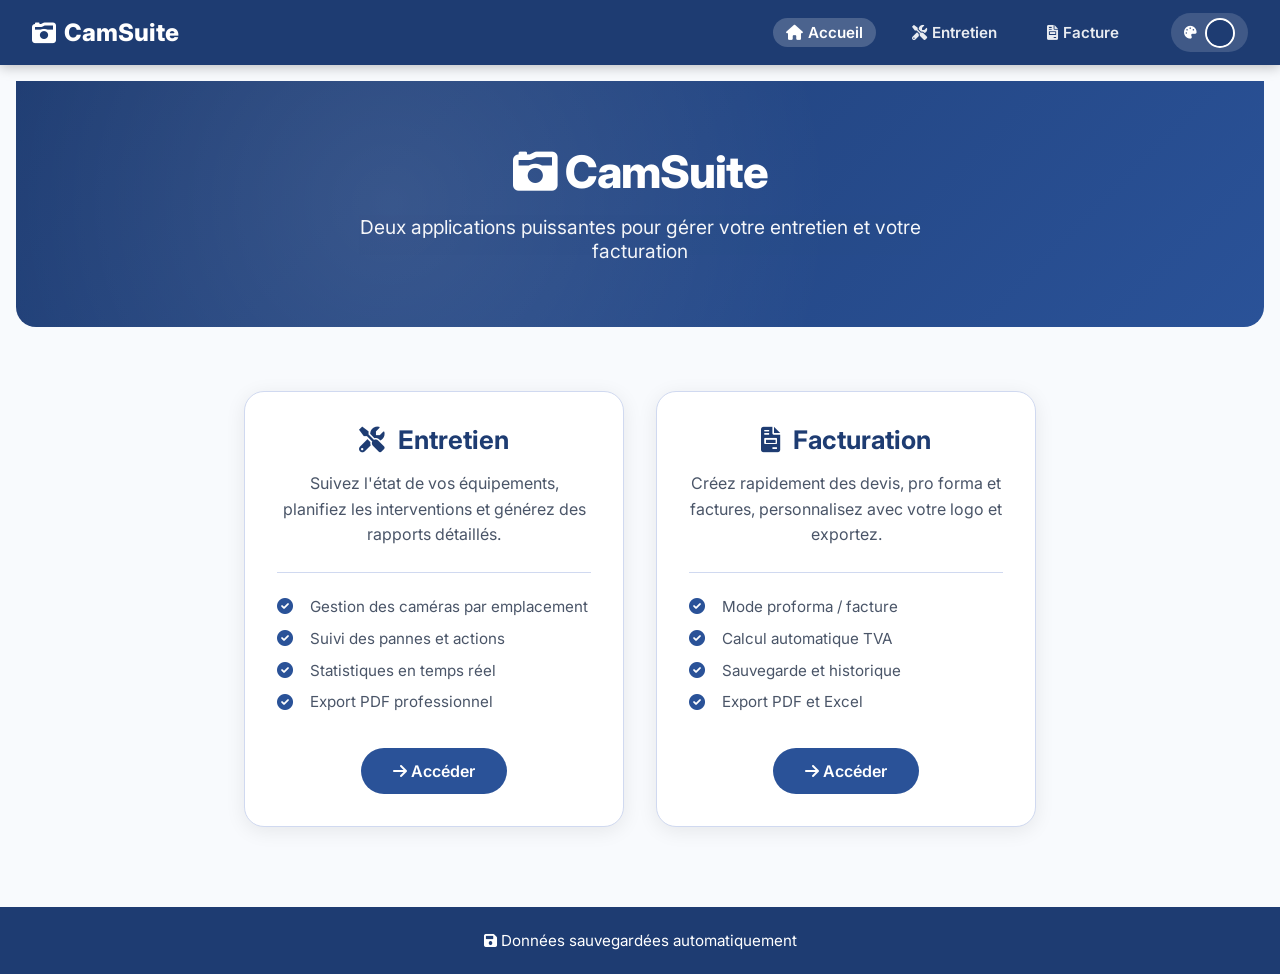
<file: index.html>
<!DOCTYPE html>
<html lang="fr">
<head>
  <meta charset="UTF-8">
  <meta name="viewport" content="width=device-width, initial-scale=1.0, maximum-scale=1.0, user-scalable=yes">
  <title>CamSuite - Accueil</title>
  <!-- Favicon -->
  <link rel="icon" href="data:image/svg+xml,%3Csvg xmlns='http://www.w3.org/2000/svg' viewBox='0 0 24 24' fill='%231e3c72'%3E%3Cpath d='M12 4.5C7 4.5 2.7 7.6 1 12c1.7 4.4 6 7.5 11 7.5s9.3-3.1 11-7.5c-1.7-4.4-6-7.5-11-7.5zM12 17c-2.8 0-5-2.2-5-5s2.2-5 5-5 5 2.2 5 5-2.2 5-5 5zm0-8c-1.7 0-3 1.3-3 3s1.3 3 3 3 3-1.3 3-3-1.3-3-3-3z'/%3E%3C/svg%3E" type="image/svg+xml">
  <link rel="preconnect" href="https://fonts.googleapis.com">
  <link rel="preconnect" href="https://fonts.gstatic.com" crossorigin>
  <link href="https://fonts.googleapis.com/css2?family=Inter:wght@300;400;500;600;700;800&display=swap" rel="stylesheet">
  <link rel="stylesheet" href="assets/css/shared.css">
  <style>
    :root {
      --primary: #1e3c72;
      --secondary: #2a5298;
      --accent: #e8eeff;
      --border: #d0d9f0;
      --text-light: #6b7a99;
      --success: #22c55e;
      --shadow: 0 4px 20px rgba(0,0,0,0.08);
      --shadow-hover: 0 8px 30px rgba(0,0,0,0.12);
      --radius: 20px;
      --radius-sm: 12px;
    }

    * {
      margin: 0;
      padding: 0;
      box-sizing: border-box;
    }

    body {
      font-family: 'Inter', sans-serif;
      background: #f8fafd;
      color: #1a2b3c;
      min-height: 100vh;
      display: flex;
      flex-direction: column;
    }

    /* Hero section */
    .hero {
      text-align: center;
      padding: 4rem 2rem;
      background: linear-gradient(135deg, var(--primary), var(--secondary));
      color: white;
      border-radius: 0 0 var(--radius) var(--radius);
      margin-bottom: 3rem;
      position: relative;
      overflow: hidden;
    }

    .hero::before {
      content: '';
      position: absolute;
      top: 0;
      left: 0;
      right: 0;
      bottom: 0;
      background: radial-gradient(circle at 30% 50%, rgba(255,255,255,0.1) 0%, transparent 50%);
    }

    .hero h1 {
      font-size: 2.8rem;
      font-weight: 800;
      margin-bottom: 1rem;
      letter-spacing: -1px;
      position: relative;
    }

    .hero p {
      font-size: 1.2rem;
      opacity: 0.95;
      max-width: 600px;
      margin: 0 auto;
      position: relative;
    }

    /* Cartes */
    .cards {
      display: flex;
      flex-wrap: wrap;
      justify-content: center;
      gap: 2rem;
      padding: 1rem;
      margin-bottom: 3rem;
      max-width: 1200px;
      margin-left: auto;
      margin-right: auto;
    }

    .card {
      background: white;
      border-radius: var(--radius);
      box-shadow: var(--shadow);
      width: 380px;
      padding: 2rem;
      text-align: center;
      transition: all 0.3s;
      text-decoration: none;
      color: inherit;
      display: block;
      border: 1px solid var(--border);
    }

    .card:hover {
      transform: translateY(-8px);
      box-shadow: var(--shadow-hover);
      border-color: var(--secondary);
    }

    .card h2 {
      color: var(--primary);
      font-size: 1.6rem;
      font-weight: 700;
      margin-bottom: 1rem;
      display: flex;
      align-items: center;
      justify-content: center;
      gap: 0.8rem;
    }

    .card p {
      color: #4a5568;
      margin-bottom: 1.5rem;
      line-height: 1.6;
      font-size: 1rem;
    }

    .features {
      text-align: left;
      margin-top: 1.5rem;
      border-top: 1px solid var(--border);
      padding-top: 1.5rem;
    }

    .features div {
      margin-bottom: 0.8rem;
      display: flex;
      align-items: center;
      gap: 0.8rem;
      color: #4a5568;
      font-size: 0.95rem;
    }

    .features i {
      color: var(--secondary);
      width: 20px;
      font-size: 1rem;
    }

    .card .btn {
      display: inline-block;
      background: var(--secondary);
      color: white;
      padding: 0.8rem 2rem;
      border-radius: 40px;
      font-weight: 600;
      margin-top: 1.5rem;
      border: none;
      cursor: pointer;
      transition: all 0.2s;
      text-decoration: none;
    }

    .card .btn:hover {
      background: var(--primary);
      transform: scale(1.05);
    }

    /* Footer */
    footer {
      margin-top: auto;
      background: var(--primary);
      color: white;
      text-align: center;
      padding: 1.5rem;
      font-size: 0.95rem;
    }

    footer i {
      color: var(--warning);
    }

    /* Responsive */
    @media (max-width: 768px) {
      .hero {
        padding: 3rem 1rem;
      }
      .hero h1 {
        font-size: 2rem;
      }
      .hero p {
        font-size: 1rem;
      }
      .cards {
        padding: 0.5rem;
      }
      .card {
        width: 100%;
        max-width: 400px;
      }
    }

    @media (max-width: 480px) {
      .hero h1 {
        font-size: 1.8rem;
      }
      .card h2 {
        font-size: 1.4rem;
      }
      .features div {
        font-size: 0.9rem;
      }
    }
  </style>
</head>
<body>
  <nav class="navbar">
    <div class="nav-container">
      <a href="./" class="nav-brand"><i class="fas fa-camera-retro"></i> CamSuite</a>
      <ul class="nav-links">
        <li><a href="./" class="active"><i class="fas fa-home"></i> Accueil</a></li>
        <li><a href="./Entretien/"><i class="fas fa-tools"></i> Entretien</a></li>
        <li><a href="./Facture/"><i class="fas fa-file-invoice"></i> Facture</a></li>
        <li class="color-picker">
          <label for="themeColor"><i class="fas fa-palette"></i></label>
          <input type="color" id="themeColor" value="#1e3c72">
        </li>
      </ul>
    </div>
  </nav>

  <main>
    <div class="hero">
      <h1><i class="fas fa-camera-retro"></i> CamSuite</h1>
      <p>Deux applications puissantes pour gérer votre entretien et votre facturation</p>
    </div>

    <div class="cards">
      <a href="./Entretien/" class="card">
        <h2><i class="fas fa-tools"></i> Entretien</h2>
        <p>Suivez l'état de vos équipements, planifiez les interventions et générez des rapports détaillés.</p>
        <div class="features">
          <div><i class="fas fa-check-circle"></i> Gestion des caméras par emplacement</div>
          <div><i class="fas fa-check-circle"></i> Suivi des pannes et actions</div>
          <div><i class="fas fa-check-circle"></i> Statistiques en temps réel</div>
          <div><i class="fas fa-check-circle"></i> Export PDF professionnel</div>
        </div>
        <span class="btn"><i class="fas fa-arrow-right"></i> Accéder</span>
      </a>

      <a href="./Facture/" class="card">
        <h2><i class="fas fa-file-invoice"></i> Facturation</h2>
        <p>Créez rapidement des devis, pro forma et factures, personnalisez avec votre logo et exportez.</p>
        <div class="features">
          <div><i class="fas fa-check-circle"></i> Mode proforma / facture</div>
          <div><i class="fas fa-check-circle"></i> Calcul automatique TVA</div>
          <div><i class="fas fa-check-circle"></i> Sauvegarde et historique</div>
          <div><i class="fas fa-check-circle"></i> Export PDF et Excel</div>
        </div>
        <span class="btn"><i class="fas fa-arrow-right"></i> Accéder</span>
      </a>
    </div>
  </main>

  <footer>
    <i class="fas fa-save"></i> Données sauvegardées automatiquement
  </footer>

  <link rel="stylesheet" href="https://cdnjs.cloudflare.com/ajax/libs/font-awesome/6.0.0-beta3/css/all.min.css">
  <script>
    // Gestion du thème de couleur
    (function() {
      const colorInput = document.getElementById('themeColor');
      const root = document.documentElement;

      const savedColor = localStorage.getItem('themePrimary');
      if (savedColor) {
        root.style.setProperty('--primary', savedColor);
        const secondary = lightenDarkenColor(savedColor, 30);
        root.style.setProperty('--secondary', secondary);
        colorInput.value = savedColor;
      }

      function lightenDarkenColor(col, percent) {
        let R = parseInt(col.substring(1,3),16);
        let G = parseInt(col.substring(3,5),16);
        let B = parseInt(col.substring(5,7),16);
        R = Math.min(255, Math.max(0, R + percent));
        G = Math.min(255, Math.max(0, G + percent));
        B = Math.min(255, Math.max(0, B + percent));
        return '#' + (R < 16 ? '0' : '') + R.toString(16) + (G < 16 ? '0' : '') + G.toString(16) + (B < 16 ? '0' : '') + B.toString(16);
      }

      colorInput.addEventListener('input', function(e) {
        const primary = e.target.value;
        root.style.setProperty('--primary', primary);
        const secondary = lightenDarkenColor(primary, 30);
        root.style.setProperty('--secondary', secondary);
        localStorage.setItem('themePrimary', primary);
      });
    })();
  </script>
</body>
</html>
</file>
<file: assets/css/shared.css>
* {
  margin: 0;
  padding: 0;
  box-sizing: border-box;
}

body {
  font-family: 'Inter', sans-serif;
  background: #eef1f8;
  min-height: 100vh;
  display: flex;
  flex-direction: column;
  transition: background-color 0.2s, color 0.2s;
}

/* Navbar unifiée */
.navbar {
  background: var(--primary, #1e3c72);
  color: white;
  padding: 0.8rem 2rem;
  box-shadow: 0 2px 12px rgba(0,0,0,.25);
}

.nav-container {
  max-width: 1400px;
  margin: 0 auto;
  display: flex;
  justify-content: space-between;
  align-items: center;
  flex-wrap: wrap;
  gap: 1rem;
}

.nav-brand {
  font-size: 1.5rem;
  font-weight: 800;
  color: white;
  text-decoration: none;
  display: flex;
  align-items: center;
  gap: 0.5rem;
}

.nav-links {
  list-style: none;
  display: flex;
  gap: 1.5rem;
  align-items: center;
}

.nav-links a {
  color: rgba(255,255,255,0.9);
  text-decoration: none;
  font-weight: 600;
  font-size: 0.95rem;
  transition: all 0.2s;
  padding: 0.3rem 0.8rem;
  border-radius: 30px;
  display: flex;
  align-items: center;
  gap: 0.3rem;
}

.nav-links a:hover,
.nav-links a.active {
  background: rgba(255,255,255,0.2);
  color: white;
}

/* Sélecteur de couleur */
.color-picker {
  display: flex;
  align-items: center;
  gap: 0.5rem;
  margin-left: 1rem;
  background: rgba(255,255,255,0.15);
  padding: 0.3rem 0.8rem;
  border-radius: 30px;
}

.color-picker label {
  color: white;
  font-size: 0.8rem;
  font-weight: 600;
}

.color-picker input[type="color"] {
  width: 30px;
  height: 30px;
  border: 2px solid white;
  border-radius: 50%;
  cursor: pointer;
  background: none;
  padding: 0;
}

.color-picker input[type="color"]::-webkit-color-swatch-wrapper {
  padding: 0;
}
.color-picker input[type="color"]::-webkit-color-swatch {
  border: none;
  border-radius: 50%;
}

/* Footer */
footer {
  margin-top: auto;
  background: #2c3e50;
  color: white;
  text-align: center;
  padding: 1rem;
  font-size: 0.9rem;
}

main {
  flex: 1;
  max-width: 1400px;
  margin: 0 auto;
  width: 100%;
  padding: 1rem;
}
</file>
